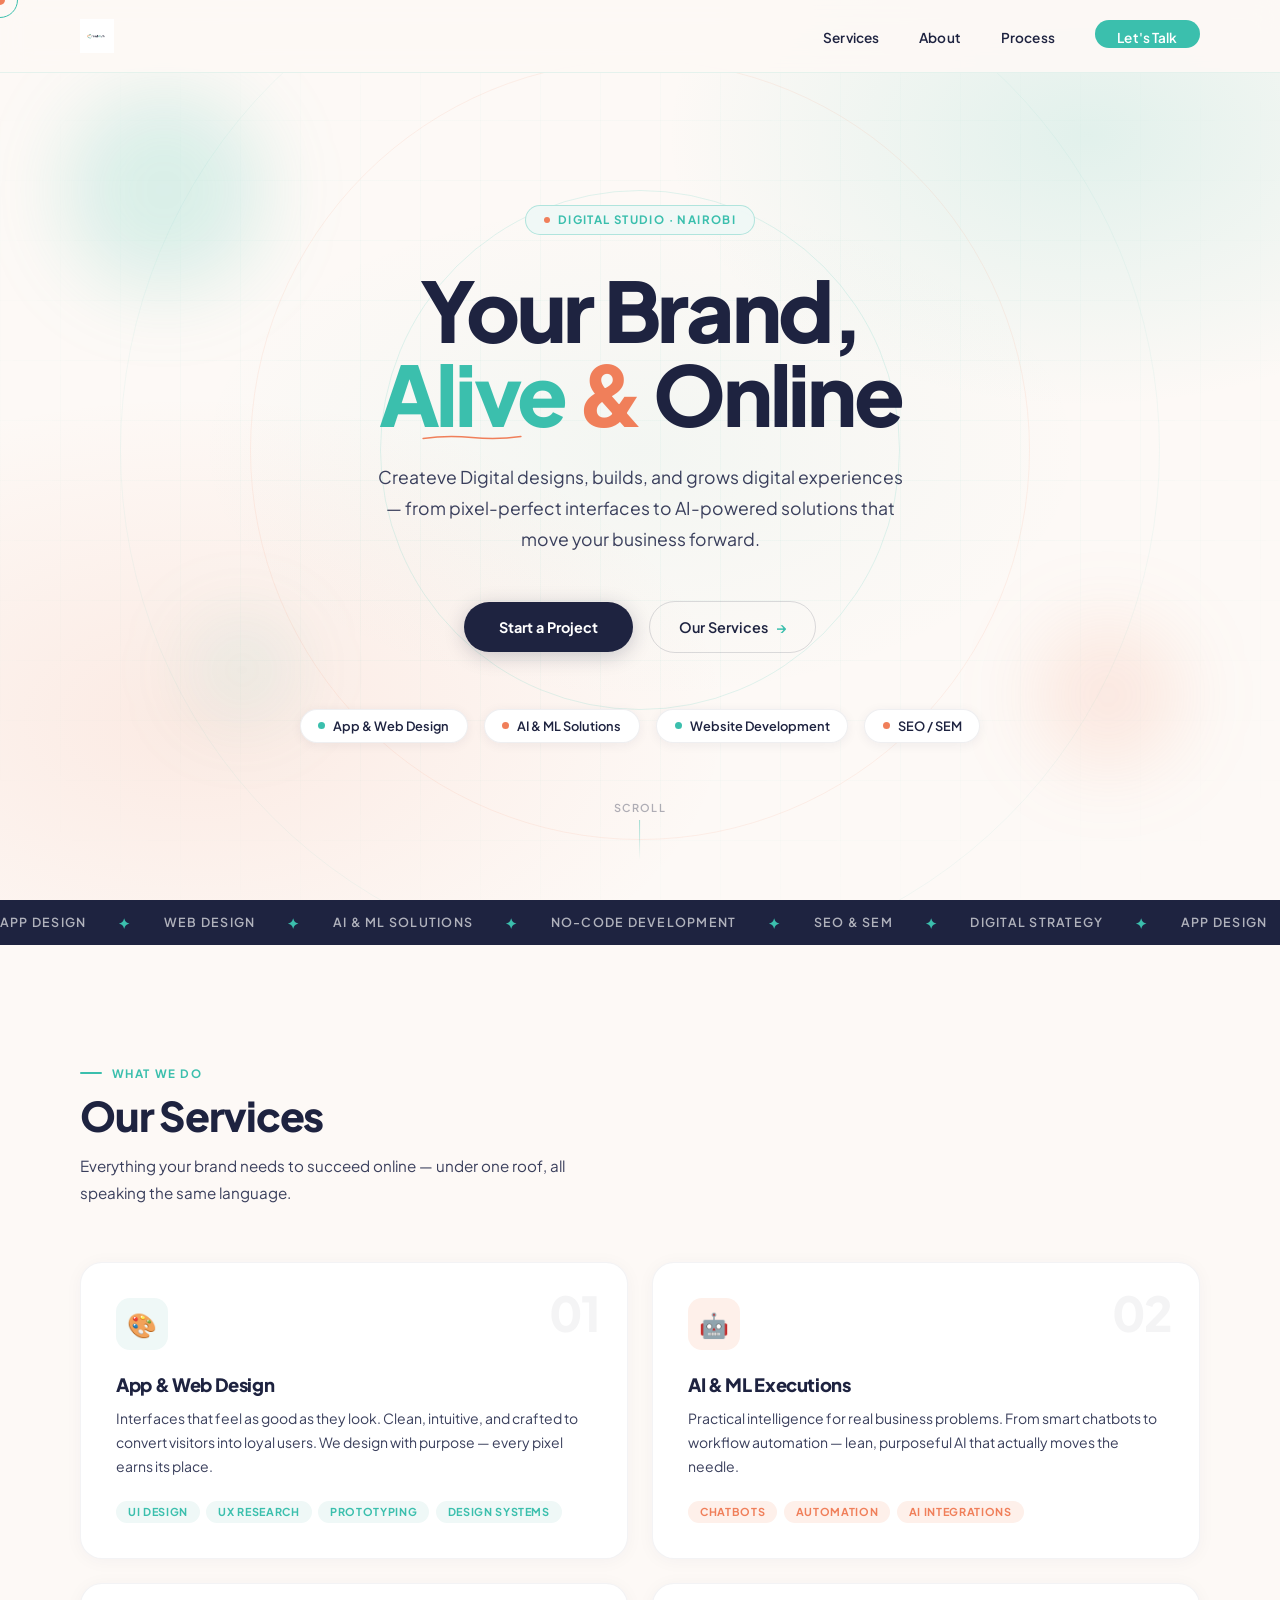
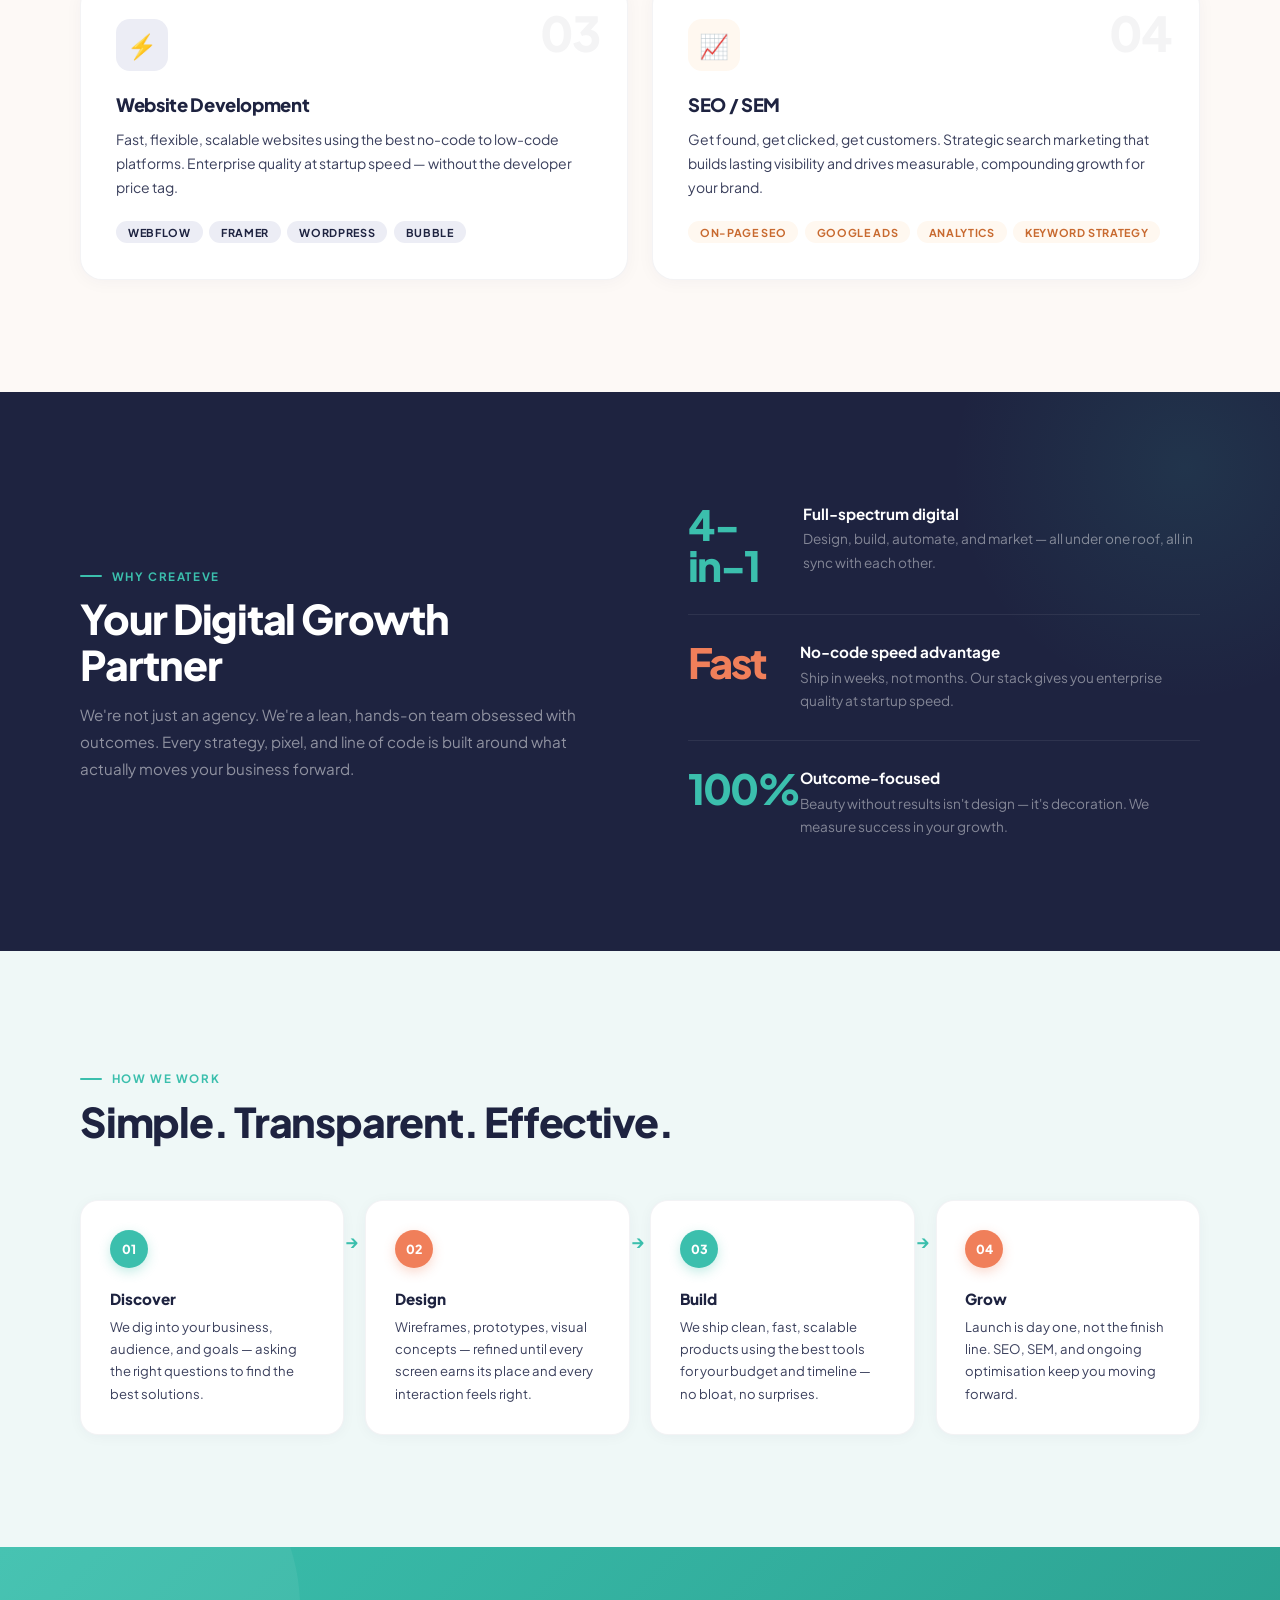
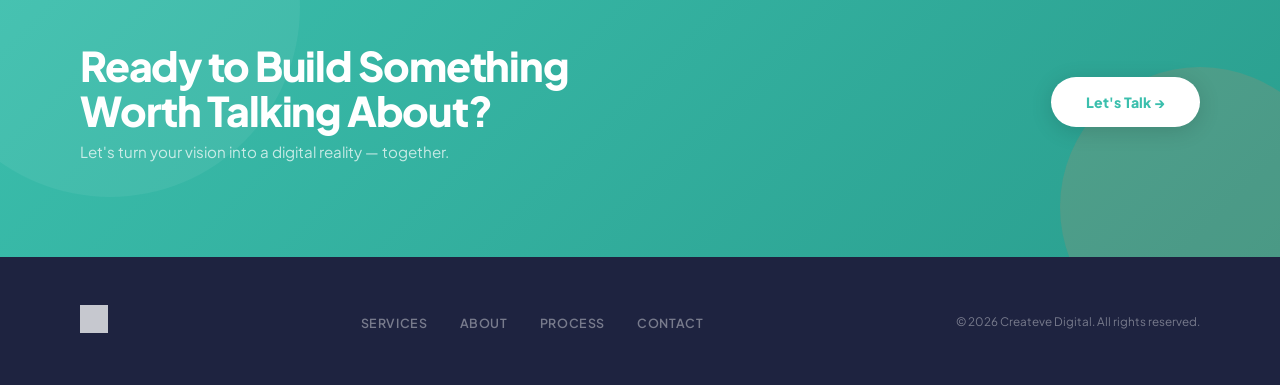
<file: index.html>
<!DOCTYPE html>
<html lang="en">
<head>
<meta charset="UTF-8" />
<meta name="viewport" content="width=device-width, initial-scale=1.0" />
<title>Createve Designs Digital — Design. Build. Grow.</title>
<link href="https://fonts.googleapis.com/css2?family=Plus+Jakarta+Sans:wght@300;400;500;600;700;800&display=swap" rel="stylesheet" />
<style>
  *, *::before, *::after { box-sizing: border-box; margin: 0; padding: 0; }
  :root {
    --teal:    #3BBFAD;
    --teal-dk: #2a9e8e;
    --coral:   #F07F5A;
    --navy:    #1E2340;
    --navy-lt: #2d3255;
    --sand:    #FDF9F6;
    --mist:    #EFF8F7;
    --text:    #3a3f5c;
  }
  html { scroll-behavior: smooth; }
  body {
    background: var(--sand); color: var(--text);
    font-family: 'Plus Jakarta Sans', sans-serif;
    font-weight: 400; overflow-x: hidden; cursor: none;
  }
  .cursor {
    position: fixed; width: 10px; height: 10px;
    background: var(--coral); border-radius: 50%;
    pointer-events: none; z-index: 9999;
    transform: translate(-50%,-50%); transition: transform .1s;
  }
  .cursor-ring {
    position: fixed; width: 36px; height: 36px;
    border: 1.5px solid var(--teal); border-radius: 50%;
    pointer-events: none; z-index: 9998;
    transform: translate(-50%,-50%);
    transition: transform .3s ease, width .25s, height .25s;
  }
  body:has(a:hover) .cursor-ring,
  body:has(button:hover) .cursor-ring { width: 56px; height: 56px; border-color: var(--coral); }

  nav {
    position: fixed; top: 0; left: 0; right: 0; z-index: 100;
    display: flex; align-items: center; justify-content: space-between;
    padding: 1.2rem 5rem;
    background: rgba(253,249,246,0.9);
    backdrop-filter: blur(14px);
    border-bottom: 1px solid rgba(59,191,173,0.12);
  }
  .nav-logo img { height: 34px; width: auto; display: block; }
  .nav-links { display: flex; gap: 2.5rem; list-style: none; align-items: center; }
  .nav-links a {
    text-decoration: none; color: var(--navy);
    font-size: .85rem; font-weight: 600; letter-spacing: .01em;
    position: relative; padding-bottom: 2px;
  }
  .nav-links a::after {
    content: ''; position: absolute; bottom: 0; left: 0;
    width: 0; height: 2px; background: var(--teal);
    border-radius: 2px; transition: width .3s;
  }
  .nav-links a:hover::after { width: 100%; }
  .nav-cta {
    background: var(--teal) !important; color: #fff !important;
    padding: .55rem 1.4rem; border-radius: 100px;
    font-weight: 700; transition: background .2s, transform .2s;
  }
  .nav-cta:hover { background: var(--teal-dk) !important; transform: translateY(-1px); }
  .nav-cta::after { display: none !important; }

  /* HERO */
  .hero {
    min-height: 100vh;
    display: flex; flex-direction: column;
    align-items: center; justify-content: center;
    padding: 8rem 5rem 5rem;
    position: relative; overflow: hidden;
    text-align: center;
  }

  /* Mesh gradient background */
  .hero-bg {
    position: absolute; inset: 0; z-index: 0;
    background:
      radial-gradient(ellipse 70% 60% at 15% 80%, rgba(240,127,90,.12) 0%, transparent 60%),
      radial-gradient(ellipse 60% 55% at 85% 15%, rgba(59,191,173,.14) 0%, transparent 55%),
      radial-gradient(ellipse 50% 40% at 50% 50%, rgba(59,191,173,.05) 0%, transparent 70%);
  }

  /* Animated ring decorations */
  .hero-ring {
    position: absolute; border-radius: 50%; pointer-events: none;
    border: 1px solid rgba(59,191,173,.15);
    animation: ringPulse 6s ease-in-out infinite;
  }
  .hero-ring-1 { width: 520px; height: 520px; top: 50%; left: 50%; transform: translate(-50%,-50%); animation-delay: 0s; }
  .hero-ring-2 { width: 780px; height: 780px; top: 50%; left: 50%; transform: translate(-50%,-50%); animation-delay: 1.5s; border-color: rgba(240,127,90,.1); }
  .hero-ring-3 { width: 1040px; height: 1040px; top: 50%; left: 50%; transform: translate(-50%,-50%); animation-delay: 3s; border-color: rgba(59,191,173,.06); }

  /* Floating orbs */
  .hero-orb {
    position: absolute; border-radius: 50%; pointer-events: none; filter: blur(40px);
  }
  .hero-orb-1 { width: 200px; height: 200px; background: rgba(59,191,173,.18); top: 10%; left: 5%; animation: orbFloat 9s ease-in-out infinite; }
  .hero-orb-2 { width: 140px; height: 140px; background: rgba(240,127,90,.15); bottom: 15%; right: 8%; animation: orbFloat 7s 2s ease-in-out infinite; }
  .hero-orb-3 { width: 100px; height: 100px; background: rgba(59,191,173,.12); bottom: 20%; left: 15%; animation: orbFloat 11s 1s ease-in-out infinite; }

  /* Grid texture overlay */
  .hero-grid {
    position: absolute; inset: 0; z-index: 0; pointer-events: none;
    background-image:
      linear-gradient(rgba(59,191,173,.04) 1px, transparent 1px),
      linear-gradient(90deg, rgba(59,191,173,.04) 1px, transparent 1px);
    background-size: 60px 60px;
    mask-image: radial-gradient(ellipse 80% 80% at 50% 50%, black 30%, transparent 80%);
  }

  .hero-content { position: relative; z-index: 2; max-width: 860px; }

  .hero-pill {
    display: inline-flex; align-items: center; gap: .5rem;
    background: rgba(239,248,247,.9); border: 1px solid rgba(59,191,173,.35);
    color: var(--teal); font-size: .72rem; font-weight: 700;
    letter-spacing: .12em; text-transform: uppercase;
    padding: .38rem 1.1rem; border-radius: 100px; margin-bottom: 2rem;
    opacity: 0; animation: fadeUp .6s .1s forwards;
    backdrop-filter: blur(8px);
  }
  .hero-pill-dot { width: 6px; height: 6px; background: var(--coral); border-radius: 50%; animation: pulse 2s infinite; }

  .hero-title {
    font-size: clamp(3rem, 6.5vw, 6rem);
    font-weight: 800; line-height: 1.02; letter-spacing: -.04em;
    color: var(--navy); margin-bottom: 1.6rem;
    opacity: 0; animation: fadeUp .7s .25s forwards;
  }
  .hero-title .line2 { display: block; position: relative; }

  /* Underline brush stroke on key word */
  .hero-highlight {
    position: relative; color: var(--teal);
    display: inline-block;
  }
  .hero-highlight::after {
    content: '';
    position: absolute; left: 0; bottom: -4px; width: 100%; height: 6px;
    background: url("data:image/svg+xml,%3Csvg xmlns='http://www.w3.org/2000/svg' viewBox='0 0 200 12'%3E%3Cpath d='M2 9 Q50 2 100 7 Q150 12 198 5' stroke='%23F07F5A' stroke-width='3' fill='none' stroke-linecap='round'/%3E%3C/svg%3E") no-repeat center / 100% 100%;
    opacity: 0; animation: brushIn .5s .9s forwards;
  }
  .hero-accent { color: var(--coral); }

  .hero-sub {
    font-size: 1.1rem; line-height: 1.78; color: var(--text);
    max-width: 540px; margin: 0 auto 2.8rem;
    opacity: 0; animation: fadeUp .7s .45s forwards;
  }

  .hero-actions {
    display: flex; gap: 1rem; align-items: center; justify-content: center;
    flex-wrap: wrap;
    opacity: 0; animation: fadeUp .7s .6s forwards;
  }
  .btn-primary {
    background: var(--navy); color: #fff;
    padding: 1rem 2.2rem; border-radius: 100px;
    font-weight: 700; font-size: .9rem;
    text-decoration: none; border: none; cursor: none;
    box-shadow: 0 4px 20px rgba(30,35,64,.22);
    transition: background .2s, transform .2s, box-shadow .2s;
  }
  .btn-primary:hover { background: var(--navy-lt); transform: translateY(-2px); box-shadow: 0 8px 28px rgba(30,35,64,.28); }
  .btn-outline {
    color: var(--navy); font-weight: 600; font-size: .9rem;
    text-decoration: none; display: flex; align-items: center; gap: .5rem;
    padding: 1rem 1.8rem; border-radius: 100px;
    border: 1.5px solid rgba(30,35,64,.15);
    transition: border-color .2s, gap .2s, background .2s;
  }
  .btn-outline:hover { border-color: var(--teal); gap: .9rem; background: var(--mist); }
  .btn-outline::after { content: '→'; color: var(--teal); }

  /* Scrolling service strip below CTA */
  .hero-service-strip {
    display: flex; gap: 1rem; align-items: center; justify-content: center;
    flex-wrap: wrap; margin-top: 3.5rem;
    opacity: 0; animation: fadeUp .7s .8s forwards;
  }
  .hero-svc-chip {
    display: flex; align-items: center; gap: .5rem;
    background: #fff; border: 1px solid rgba(30,35,64,.07);
    border-radius: 100px; padding: .5rem 1.1rem;
    font-size: .8rem; font-weight: 600; color: var(--navy);
    box-shadow: 0 2px 12px rgba(30,35,64,.06);
    transition: transform .2s, box-shadow .2s, border-color .2s;
  }
  .hero-svc-chip:hover { transform: translateY(-2px); box-shadow: 0 6px 20px rgba(30,35,64,.1); border-color: var(--teal); }
  .chip-dot { width: 7px; height: 7px; border-radius: 50%; flex-shrink: 0; }
  .cd-t { background: var(--teal); }
  .cd-c { background: var(--coral); }

  /* Scroll indicator */
  .hero-scroll {
    position: absolute; bottom: 2.5rem; left: 50%; transform: translateX(-50%);
    display: flex; flex-direction: column; align-items: center; gap: .4rem;
    z-index: 2;
    opacity: 0; animation: fadeIn .8s 1.2s forwards;
  }
  .hero-scroll span { font-size: .68rem; font-weight: 600; letter-spacing: .12em; text-transform: uppercase; color: rgba(30,35,64,.35); }
  .scroll-line {
    width: 1px; height: 40px;
    background: linear-gradient(to bottom, rgba(59,191,173,.5), transparent);
    animation: scrollLine 2s ease-in-out infinite;
  }

  /* TICKER */
  .ticker-wrap { background: var(--navy); padding: .85rem 0; overflow: hidden; }
  .ticker {
    display: flex; gap: 2rem; width: max-content;
    animation: ticker 22s linear infinite; white-space: nowrap;
  }
  .ticker span { font-size: .78rem; font-weight: 600; color: rgba(255,255,255,.65); letter-spacing: .1em; text-transform: uppercase; }
  .ticker .dot { color: var(--teal); font-size: .9rem; }

  /* SHARED */
  .section-tag {
    display: inline-flex; align-items: center; gap: .6rem;
    color: var(--teal); font-size: .72rem; font-weight: 700;
    letter-spacing: .14em; text-transform: uppercase; margin-bottom: .8rem;
  }
  .section-tag::before { content: ''; width: 22px; height: 2px; background: var(--teal); border-radius: 2px; }
  .section-title {
    font-size: clamp(1.9rem, 3.2vw, 2.6rem);
    font-weight: 800; color: var(--navy); letter-spacing: -.03em; line-height: 1.1; margin-bottom: .9rem;
  }
  .section-sub { font-size: .95rem; line-height: 1.75; color: var(--text); max-width: 500px; }

  /* SERVICES */
  .services { padding: 7rem 5rem; }
  .services-header { margin-bottom: 3.5rem; }
  .services-grid { display: grid; grid-template-columns: repeat(2,1fr); gap: 1.5rem; }
  .svc-card {
    background: #fff; border-radius: 22px; padding: 2.2rem;
    border: 1px solid rgba(30,35,64,.05);
    box-shadow: 0 2px 18px rgba(30,35,64,.04);
    position: relative; overflow: hidden;
    transition: transform .3s, box-shadow .3s;
  }
  .svc-card::before {
    content: ''; position: absolute; top: 0; left: 0; right: 0; height: 3px;
    background: linear-gradient(90deg, var(--teal), var(--coral));
    transform: scaleX(0); transform-origin: left; transition: transform .35s ease;
  }
  .svc-card:hover { transform: translateY(-5px); box-shadow: 0 12px 38px rgba(30,35,64,.1); }
  .svc-card:hover::before { transform: scaleX(1); }
  .svc-icon-wrap {
    width: 52px; height: 52px; border-radius: 14px;
    display: flex; align-items: center; justify-content: center;
    font-size: 1.5rem; margin-bottom: 1.4rem;
  }
  .s1 { background: var(--mist); }
  .s2 { background: #FEF0EA; }
  .s3 { background: #ECEDF5; }
  .s4 { background: #FFF8F0; }
  .svc-num {
    position: absolute; top: 1.6rem; right: 1.8rem;
    font-size: 3rem; font-weight: 800; letter-spacing: -.05em;
    color: rgba(30,35,64,.05); line-height: 1; user-select: none;
  }
  .svc-title { font-size: 1.15rem; font-weight: 800; color: var(--navy); margin-bottom: .65rem; letter-spacing: -.02em; }
  .svc-desc { font-size: .875rem; line-height: 1.72; color: var(--text); margin-bottom: 1.4rem; }
  .svc-tags { display: flex; flex-wrap: wrap; gap: .4rem; }
  .svc-tag {
    font-size: .68rem; font-weight: 700; letter-spacing: .06em;
    text-transform: uppercase; padding: .28rem .75rem; border-radius: 100px;
  }
  .tag-t { background: var(--mist); color: var(--teal); }
  .tag-c { background: #FEF0EA; color: var(--coral); }
  .tag-n { background: #ECEDF5; color: var(--navy); }
  .tag-o { background: #FFF8F0; color: #c86a30; }

  /* WHY */
  .why {
    background: var(--navy); padding: 7rem 5rem;
    display: grid; grid-template-columns: 1fr 1fr; gap: 6rem; align-items: center;
    position: relative; overflow: hidden;
  }
  .why::before {
    content: ''; position: absolute; top: -200px; right: -180px;
    width: 550px; height: 550px; border-radius: 50%;
    background: radial-gradient(circle, rgba(59,191,173,.11) 0%, transparent 60%);
    pointer-events: none;
  }
  .why .section-tag { color: var(--teal); }
  .why .section-tag::before { background: var(--teal); }
  .why .section-title { color: #fff; }
  .why-sub { color: rgba(255,255,255,.5); font-size: .95rem; line-height: 1.78; }
  .why-right { display: flex; flex-direction: column; }
  .why-item {
    display: flex; align-items: flex-start; gap: 1.5rem;
    padding: 1.7rem 0; border-bottom: 1px solid rgba(255,255,255,.07);
  }
  .why-item:first-child { padding-top: 0; }
  .why-item:last-child { border-bottom: none; padding-bottom: 0; }
  .why-num {
    font-size: 2.6rem; font-weight: 800; letter-spacing: -.05em;
    color: var(--teal); line-height: 1; min-width: 88px;
  }
  .why-num.coral { color: var(--coral); }
  .why-label strong { display: block; color: #fff; font-size: .95rem; font-weight: 700; margin-bottom: .3rem; }
  .why-label span { color: rgba(255,255,255,.45); font-size: .85rem; line-height: 1.65; }

  /* PROCESS */
  .process { padding: 7rem 5rem; background: var(--mist); }
  .process-header { margin-bottom: 3.5rem; }
  .process-grid { display: grid; grid-template-columns: repeat(4,1fr); gap: 1.3rem; }
  .process-step {
    background: #fff; border-radius: 18px; padding: 1.8rem;
    border: 1px solid rgba(30,35,64,.05);
    box-shadow: 0 2px 14px rgba(30,35,64,.04);
    position: relative; transition: transform .3s;
  }
  .process-step:hover { transform: translateY(-4px); }
  .process-step::after {
    content: '→'; position: absolute; top: 1.8rem; right: -1rem;
    color: var(--teal); font-size: 1.1rem; font-weight: 700; z-index: 1;
  }
  .process-step:last-child::after { display: none; }
  .step-dot {
    width: 38px; height: 38px; border-radius: 50%;
    background: var(--teal); color: #fff;
    display: flex; align-items: center; justify-content: center;
    font-weight: 800; font-size: .78rem; margin-bottom: 1.3rem;
    box-shadow: 0 4px 12px rgba(59,191,173,.3);
  }
  .step-dot.coral { background: var(--coral); box-shadow: 0 4px 12px rgba(240,127,90,.3); }
  .step-title { font-size: .95rem; font-weight: 800; color: var(--navy); margin-bottom: .5rem; }
  .step-desc { font-size: .82rem; line-height: 1.7; color: var(--text); }

  /* CTA */
  .cta-section {
    padding: 6rem 5rem;
    background: linear-gradient(135deg, var(--teal) 0%, var(--teal-dk) 100%);
    display: flex; align-items: center; justify-content: space-between; gap: 3rem;
    position: relative; overflow: hidden;
  }
  .cta-section::before {
    content: ''; position: absolute; top: -130px; left: -80px;
    width: 380px; height: 380px; border-radius: 50%;
    background: rgba(255,255,255,.06); pointer-events: none;
  }
  .cta-section::after {
    content: ''; position: absolute; bottom: -90px; right: -60px;
    width: 280px; height: 280px; border-radius: 50%;
    background: rgba(240,127,90,.16); pointer-events: none;
  }
  .cta-content { position: relative; z-index: 1; }
  .cta-title {
    font-size: clamp(1.7rem, 3.2vw, 2.6rem); font-weight: 800; color: #fff;
    letter-spacing: -.03em; line-height: 1.1; margin-bottom: .6rem;
  }
  .cta-sub { color: rgba(255,255,255,.72); font-size: .95rem; }
  .btn-white {
    position: relative; z-index: 1;
    background: #fff; color: var(--teal);
    padding: 1rem 2.2rem; border-radius: 100px;
    font-weight: 800; font-size: .88rem;
    text-decoration: none; white-space: nowrap; cursor: none;
    box-shadow: 0 4px 22px rgba(0,0,0,.14);
    transition: transform .2s, box-shadow .2s;
  }
  .btn-white:hover { transform: translateY(-3px); box-shadow: 0 8px 30px rgba(0,0,0,.2); }

  footer {
    background: var(--navy); color: rgba(255,255,255,.4);
    padding: 3rem 5rem;
    display: flex; align-items: center; justify-content: space-between; gap: 2rem;
  }
  .footer-logo img { height: 28px; filter: brightness(0) invert(1); opacity: .75; }
  .footer-links { display: flex; gap: 2rem; list-style: none; }
  .footer-links a {
    text-decoration: none; color: rgba(255,255,255,.4);
    font-size: .78rem; font-weight: 600; letter-spacing: .05em; text-transform: uppercase;
    transition: color .2s;
  }
  .footer-links a:hover { color: var(--teal); }
  .footer-copy { font-size: .73rem; }


  @keyframes ringPulse {
    0%, 100% { opacity: .6; transform: translate(-50%,-50%) scale(1); }
    50%       { opacity: 1;  transform: translate(-50%,-50%) scale(1.03); }
  }
  @keyframes orbFloat {
    0%, 100% { transform: translateY(0) scale(1); }
    50%       { transform: translateY(-22px) scale(1.05); }
  }
  @keyframes brushIn {
    from { opacity: 0; clip-path: inset(0 100% 0 0); }
    to   { opacity: 1; clip-path: inset(0 0% 0 0); }
  }
  @keyframes scrollLine {
    0%   { opacity: 0; transform: scaleY(0); transform-origin: top; }
    50%  { opacity: 1; transform: scaleY(1); transform-origin: top; }
    100% { opacity: 0; transform: scaleY(1); transform-origin: bottom; }
  }
  @keyframes fadeUp {
    from { opacity: 0; transform: translateY(22px); }
    to   { opacity: 1; transform: translateY(0); }
  }
  @keyframes fadeIn {
    from { opacity: 0; }
    to   { opacity: 1; }
  }
  @keyframes ticker {
    from { transform: translateX(0); }
    to   { transform: translateX(-50%); }
  }
  @keyframes pulse {
    0%,100% { opacity: 1; transform: scale(1); }
    50%      { opacity: .5; transform: scale(.7); }
  }

  @media (max-width: 960px) {
    nav { padding: 1.2rem 2rem; }
    .nav-links { display: none; }
    .hero { padding: 7rem 2rem 5rem; }
    .hero-ring-1 { width: 320px; height: 320px; }
    .hero-ring-2 { width: 480px; height: 480px; }
    .hero-ring-3 { display: none; }
    .services { padding: 5rem 2rem; }
    .services-grid { grid-template-columns: 1fr; }
    .why { grid-template-columns: 1fr; padding: 5rem 2rem; gap: 3rem; }
    .process { padding: 5rem 2rem; }
    .process-grid { grid-template-columns: 1fr 1fr; gap: 1rem; }
    .process-step::after { display: none; }
    .cta-section { flex-direction: column; align-items: flex-start; padding: 4rem 2rem; }
    footer { flex-direction: column; align-items: flex-start; padding: 3rem 2rem; }
  }
</style>
</head>
<body>

<div class="cursor" id="cursor"></div>
<div class="cursor-ring" id="cursorRing"></div>

<nav>
  <a href="#" class="nav-logo">
    <img src="[data-uri]" alt="Createve Digital" />
  </a>
  <ul class="nav-links">
    <li><a href="#services">Services</a></li>
    <li><a href="#why">About</a></li>
    <li><a href="#process">Process</a></li>
    <li><a href="#contact" class="nav-cta">Let's Talk</a></li>
  </ul>
</nav>

<section class="hero">
  <div class="hero-bg"></div>
  <div class="hero-grid"></div>
  <div class="hero-ring hero-ring-1"></div>
  <div class="hero-ring hero-ring-2"></div>
  <div class="hero-ring hero-ring-3"></div>
  <div class="hero-orb hero-orb-1"></div>
  <div class="hero-orb hero-orb-2"></div>
  <div class="hero-orb hero-orb-3"></div>

  <div class="hero-content">
    <div class="hero-pill"><span class="hero-pill-dot"></span>Digital Studio · Nairobi</div>
    <h1 class="hero-title">
      Your Brand,
      <span class="line2"><span class="hero-highlight">Alive</span> <span class="hero-accent">&amp;</span> Online</span>
    </h1>
    <p class="hero-sub">Createve Digital designs, builds, and grows digital experiences — from pixel-perfect interfaces to AI-powered solutions that move your business forward.</p>
    <div class="hero-actions">
      <a href="#contact" class="btn-primary">Start a Project</a>
      <a href="#services" class="btn-outline">Our Services</a>
    </div>

    <div class="hero-service-strip">
      <div class="hero-svc-chip"><span class="chip-dot cd-t"></span>App &amp; Web Design</div>
      <div class="hero-svc-chip"><span class="chip-dot cd-c"></span>AI &amp; ML Solutions</div>
      <div class="hero-svc-chip"><span class="chip-dot cd-t"></span>Website Development</div>
      <div class="hero-svc-chip"><span class="chip-dot cd-c"></span>SEO / SEM</div>
    </div>
  </div>

  <div class="hero-scroll">
    <span>Scroll</span>
    <div class="scroll-line"></div>
  </div>
</section>

<div class="ticker-wrap">
  <div class="ticker">
    <span>App Design</span><span class="dot">✦</span>
    <span>Web Design</span><span class="dot">✦</span>
    <span>AI &amp; ML Solutions</span><span class="dot">✦</span>
    <span>No-Code Development</span><span class="dot">✦</span>
    <span>SEO &amp; SEM</span><span class="dot">✦</span>
    <span>Digital Strategy</span><span class="dot">✦</span>
    <span>App Design</span><span class="dot">✦</span>
    <span>Web Design</span><span class="dot">✦</span>
    <span>AI &amp; ML Solutions</span><span class="dot">✦</span>
    <span>No-Code Development</span><span class="dot">✦</span>
    <span>SEO &amp; SEM</span><span class="dot">✦</span>
    <span>Digital Strategy</span><span class="dot">✦</span>
  </div>
</div>

<section class="services" id="services">
  <div class="services-header">
    <div class="section-tag">What We Do</div>
    <h2 class="section-title">Our Services</h2>
    <p class="section-sub">Everything your brand needs to succeed online — under one roof, all speaking the same language.</p>
  </div>
  <div class="services-grid">
    <div class="svc-card">
      <div class="svc-num">01</div>
      <div class="svc-icon-wrap s1">🎨</div>
      <h3 class="svc-title">App &amp; Web Design</h3>
      <p class="svc-desc">Interfaces that feel as good as they look. Clean, intuitive, and crafted to convert visitors into loyal users. We design with purpose — every pixel earns its place.</p>
      <div class="svc-tags">
        <span class="svc-tag tag-t">UI Design</span>
        <span class="svc-tag tag-t">UX Research</span>
        <span class="svc-tag tag-t">Prototyping</span>
        <span class="svc-tag tag-t">Design Systems</span>
      </div>
    </div>
    <div class="svc-card">
      <div class="svc-num">02</div>
      <div class="svc-icon-wrap s2">🤖</div>
      <h3 class="svc-title">AI &amp; ML Executions</h3>
      <p class="svc-desc">Practical intelligence for real business problems. From smart chatbots to workflow automation — lean, purposeful AI that actually moves the needle.</p>
      <div class="svc-tags">
        <span class="svc-tag tag-c">Chatbots</span>
        <span class="svc-tag tag-c">Automation</span>
        <span class="svc-tag tag-c">AI Integrations</span>
      </div>
    </div>
    <div class="svc-card">
      <div class="svc-num">03</div>
      <div class="svc-icon-wrap s3">⚡</div>
      <h3 class="svc-title">Website Development</h3>
      <p class="svc-desc">Fast, flexible, scalable websites using the best no-code to low-code platforms. Enterprise quality at startup speed — without the developer price tag.</p>
      <div class="svc-tags">
        <span class="svc-tag tag-n">Webflow</span>
        <span class="svc-tag tag-n">Framer</span>
        <span class="svc-tag tag-n">WordPress</span>
        <span class="svc-tag tag-n">Bubble</span>
      </div>
    </div>
    <div class="svc-card">
      <div class="svc-num">04</div>
      <div class="svc-icon-wrap s4">📈</div>
      <h3 class="svc-title">SEO / SEM</h3>
      <p class="svc-desc">Get found, get clicked, get customers. Strategic search marketing that builds lasting visibility and drives measurable, compounding growth for your brand.</p>
      <div class="svc-tags">
        <span class="svc-tag tag-o">On-Page SEO</span>
        <span class="svc-tag tag-o">Google Ads</span>
        <span class="svc-tag tag-o">Analytics</span>
        <span class="svc-tag tag-o">Keyword Strategy</span>
      </div>
    </div>
  </div>
</section>

<section class="why" id="why">
  <div class="why-left">
    <div class="section-tag">Why Createve</div>
    <h2 class="section-title">Your Digital Growth Partner</h2>
    <p class="why-sub">We're not just an agency. We're a lean, hands-on team obsessed with outcomes. Every strategy, pixel, and line of code is built around what actually moves your business forward.</p>
  </div>
  <div class="why-right">
    <div class="why-item">
      <div class="why-num">4-in-1</div>
      <div class="why-label">
        <strong>Full-spectrum digital</strong>
        <span>Design, build, automate, and market — all under one roof, all in sync with each other.</span>
      </div>
    </div>
    <div class="why-item">
      <div class="why-num coral">Fast</div>
      <div class="why-label">
        <strong>No-code speed advantage</strong>
        <span>Ship in weeks, not months. Our stack gives you enterprise quality at startup speed.</span>
      </div>
    </div>
    <div class="why-item">
      <div class="why-num">100%</div>
      <div class="why-label">
        <strong>Outcome-focused</strong>
        <span>Beauty without results isn't design — it's decoration. We measure success in your growth.</span>
      </div>
    </div>
  </div>
</section>

<section class="process" id="process">
  <div class="process-header">
    <div class="section-tag">How We Work</div>
    <h2 class="section-title">Simple. Transparent. Effective.</h2>
  </div>
  <div class="process-grid">
    <div class="process-step">
      <div class="step-dot">01</div>
      <h3 class="step-title">Discover</h3>
      <p class="step-desc">We dig into your business, audience, and goals — asking the right questions to find the best solutions.</p>
    </div>
    <div class="process-step">
      <div class="step-dot coral">02</div>
      <h3 class="step-title">Design</h3>
      <p class="step-desc">Wireframes, prototypes, visual concepts — refined until every screen earns its place and every interaction feels right.</p>
    </div>
    <div class="process-step">
      <div class="step-dot">03</div>
      <h3 class="step-title">Build</h3>
      <p class="step-desc">We ship clean, fast, scalable products using the best tools for your budget and timeline — no bloat, no surprises.</p>
    </div>
    <div class="process-step">
      <div class="step-dot coral">04</div>
      <h3 class="step-title">Grow</h3>
      <p class="step-desc">Launch is day one, not the finish line. SEO, SEM, and ongoing optimisation keep you moving forward.</p>
    </div>
  </div>
</section>

<section class="cta-section" id="contact">
  <div class="cta-content">
    <h2 class="cta-title">Ready to Build Something<br>Worth Talking About?</h2>
    <p class="cta-sub">Let's turn your vision into a digital reality — together.</p>
  </div>
  <a href="mailto:hello@createvedigital.com" class="btn-white">Let's Talk →</a>
</section>

<footer>
  <div class="footer-logo">
    <img src="[data-uri]" alt="Createve Digital" />
  </div>
  <ul class="footer-links">
    <li><a href="#services">Services</a></li>
    <li><a href="#why">About</a></li>
    <li><a href="#process">Process</a></li>
    <li><a href="#contact">Contact</a></li>
  </ul>
  <p class="footer-copy">© 2026 Createve Digital. All rights reserved.</p>
</footer>

<script>
  const cursor = document.getElementById('cursor');
  const ring = document.getElementById('cursorRing');
  document.addEventListener('mousemove', e => {
    cursor.style.left = e.clientX + 'px';
    cursor.style.top  = e.clientY + 'px';
    setTimeout(() => {
      ring.style.left = e.clientX + 'px';
      ring.style.top  = e.clientY + 'px';
    }, 80);
  });
  const observer = new IntersectionObserver(entries => {
    entries.forEach(e => {
      if (e.isIntersecting) {
        e.target.style.opacity = '1';
        e.target.style.transform = 'translateY(0)';
      }
    });
  }, { threshold: 0.1 });
  document.querySelectorAll('.svc-card, .why-item, .process-step, .float-card').forEach((el, i) => {
    el.style.opacity = '0';
    el.style.transform = 'translateY(20px)';
    el.style.transition = `opacity 0.5s ${i * 0.08}s ease, transform 0.5s ${i * 0.08}s ease`;
    observer.observe(el);
  });
</script>
</body>
</html>
</file>
